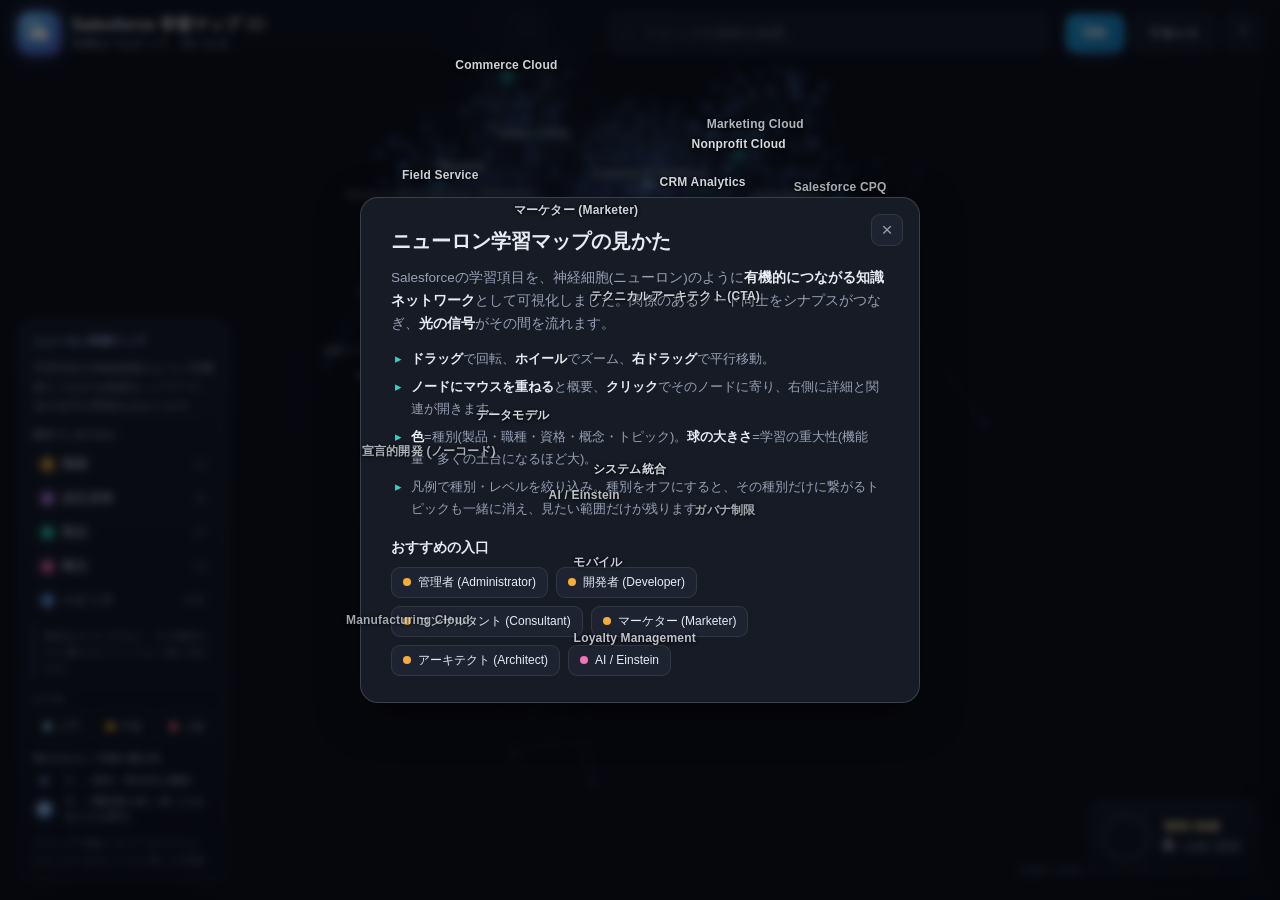
<file: index.html>
<!DOCTYPE html>
<html lang="ja">
<head>
<meta charset="UTF-8">
<meta name="viewport" content="width=device-width, initial-scale=1.0, maximum-scale=1.0, user-scalable=no">
<title>Salesforce 学習マップ 3D — Three.js ナレッジグラフ</title>
<meta name="description" content="Salesforceの学習マップをThree.jsで3D可視化。製品・機能・職種・資格・概念を宇宙のように立体で探索。">
<link rel="icon" href="data:image/svg+xml,%3Csvg xmlns='http://www.w3.org/2000/svg' viewBox='0 0 100 100'%3E%3Ctext y='.9em' font-size='90'%3E%F0%9F%AA%90%3C/text%3E%3C/svg%3E">
<link rel="stylesheet" href="css/style.css">
<style>
  #scene3d{position:absolute;inset:0;overflow:hidden}
  #scene3d canvas{display:block}
  #labels3d{position:absolute;inset:0;pointer-events:none;overflow:hidden}
  .node-label{
    font:600 12px/1.2 -apple-system,BlinkMacSystemFont,"Segoe UI","Hiragino Sans","Noto Sans JP",sans-serif;
    color:rgba(231,236,243,0.92);text-shadow:0 1px 4px rgba(0,0,0,0.9),0 0 2px rgba(0,0,0,0.9);
    white-space:nowrap;pointer-events:none;letter-spacing:.2px;
    padding:0 2px;transition:opacity .2s;
  }

  /* ===== ニューロンマップ UI 洗練(ダーク専用) ===== */
  body{background:#080a12}
  #topbar{background:linear-gradient(180deg,rgba(12,15,24,0.82),rgba(12,15,24,0.32) 70%,transparent);border-bottom:none;backdrop-filter:blur(10px)}
  .brand-mark{background:radial-gradient(circle at 35% 30%,#7fd4ff,#3f7fd6 60%,#7a4fe0);box-shadow:0 0 18px rgba(90,150,255,0.55),0 0 4px rgba(150,120,255,0.6)}
  #legend{
    backdrop-filter:blur(18px) saturate(1.25);
    background:linear-gradient(180deg,rgba(20,25,38,0.86),rgba(11,14,23,0.80));
    border:1px solid rgba(255,255,255,0.08);
    box-shadow:0 24px 70px -24px rgba(0,0,0,0.8),inset 0 1px 0 rgba(255,255,255,0.06);
    border-radius:16px;
  }
  .legend-title{
    font-weight:800;letter-spacing:.2px;
    background:linear-gradient(90deg,#93d4ff,#c6a8ff);-webkit-background-clip:text;background-clip:text;color:transparent;
  }
  .legend-lead{font-size:11.5px;line-height:1.65;color:rgba(196,206,226,0.7);margin:6px 0 2px}
  .legend-note{font-size:10.5px;line-height:1.55;color:rgba(158,172,198,0.68);margin:8px 0 2px;padding:4px 0 4px 9px;border-left:2px solid rgba(120,150,230,0.4)}
  .legend-sub{color:rgba(150,164,190,0.78);letter-spacing:.4px}
  .type-chip,.lvl-chip{transition:transform .12s ease,background .15s,opacity .15s}
  .type-chip:hover,.lvl-chip:hover{transform:translateY(-1px)}
  .type-chip.off,.lvl-chip.off{opacity:0.34}
  .pill,.icon-btn{transition:transform .12s ease,background .15s,color .15s}
  .pill:hover,.icon-btn:hover{transform:translateY(-1px)}
  .pill.active{box-shadow:0 0 0 1px rgba(120,180,255,0.4),0 6px 18px -8px rgba(80,150,255,0.6)}
  #panel{
    backdrop-filter:blur(20px) saturate(1.2);
    background:linear-gradient(180deg,rgba(18,22,34,0.94),rgba(10,13,21,0.92));
    border-left:1px solid rgba(255,255,255,0.08);
    box-shadow:-30px 0 80px -30px rgba(0,0,0,0.85);
  }
  #tooltip{backdrop-filter:blur(12px);background:rgba(14,18,28,0.9);border:1px solid rgba(255,255,255,0.09);box-shadow:0 14px 40px -14px rgba(0,0,0,0.8)}
  #stats{color:rgba(150,164,190,0.6);letter-spacing:.3px}
  .ll-size{width:22px;flex:none;display:flex;align-items:center;justify-content:center}
  .ll-size::before{content:"";border-radius:50%;background:radial-gradient(circle at 35% 30%,#bfe0ff,#4f8fe0);box-shadow:0 0 8px rgba(96,165,250,.7)}
  .ll-size.s::before{width:6px;height:6px}
  .ll-size.l::before{width:15px;height:15px}

  /* Progress HUD (習得の軌跡) */
  #hud{position:absolute;right:22px;bottom:26px;display:flex;align-items:center;gap:12px;padding:10px 16px 10px 10px;
    border-radius:16px;background:linear-gradient(180deg,rgba(20,25,38,0.82),rgba(11,14,23,0.78));
    border:1px solid rgba(255,255,255,0.08);backdrop-filter:blur(16px);
    box-shadow:0 18px 50px -20px rgba(0,0,0,0.8),inset 0 1px 0 rgba(255,255,255,0.05);z-index:20}
  #hud .hud-svg{width:52px;height:52px;flex:none;filter:drop-shadow(0 0 6px rgba(255,214,102,0.35))}
  #hud .hud-bg{fill:none;stroke:rgba(255,255,255,0.09);stroke-width:5}
  #hud .hud-fg{fill:none;stroke:#ffd666;stroke-width:5;stroke-linecap:round;transition:stroke-dashoffset .7s cubic-bezier(.22,1,.36,1)}
  #hud .hud-title{font-size:11px;font-weight:700;letter-spacing:.4px;color:#ffe6a3}
  #hud .hud-count{font-size:12.5px;color:var(--text-dim);margin-top:2px}
  #hud .hud-count #hud-num{font-size:17px;font-weight:800;color:#fff;letter-spacing:.3px}
  @media(max-width:640px){#hud{right:12px;bottom:14px;transform:scale(.9);transform-origin:bottom right}}

  /* Depth meter (深度) */
  .p-depth{margin:14px 0 4px;padding:12px 14px;border-radius:12px;background:rgba(124,92,246,0.08);border:1px solid rgba(124,92,246,0.22)}
  .p-depth-top{display:flex;align-items:baseline;justify-content:space-between;margin-bottom:8px}
  .p-depth-label{font-size:11px;font-weight:700;letter-spacing:.6px;color:#b9a8ff}
  .p-depth-tier{font-size:13px;font-weight:800;color:#dcd2ff}
  .depth-track{display:flex;gap:5px}
  .depth-track .dseg{flex:1;height:7px;border-radius:4px;background:rgba(255,255,255,0.08)}
  .depth-track .dseg.on:nth-child(1){background:#dff3ff}
  .depth-track .dseg.on:nth-child(2){background:#9ec9ff}
  .depth-track .dseg.on:nth-child(3){background:#7d8dfd}
  .depth-track .dseg.on:nth-child(4){background:#7c5cf6}
  .depth-track .dseg.on:nth-child(5){background:#6d28d9}
  .p-depth-desc{margin-top:8px;font-size:11px;line-height:1.55;color:var(--text-dim)}

  /* Mastery button (習得の灯) */
  .p-actions{margin:12px 0 2px}
  .btn-learn{width:100%;padding:11px 14px;border-radius:12px;border:1px solid rgba(255,214,102,0.4);
    background:linear-gradient(180deg,rgba(255,214,102,0.14),rgba(255,214,102,0.06));color:#ffe6a3;
    font-size:13px;font-weight:700;cursor:pointer;transition:transform .15s cubic-bezier(.22,1,.36,1),box-shadow .2s,background .2s}
  .btn-learn:hover{transform:translateY(-1px);box-shadow:0 10px 26px -12px rgba(255,214,102,0.6)}
  .btn-learn.is-learned{background:linear-gradient(180deg,rgba(255,214,102,0.28),rgba(255,196,60,0.18));color:#fff;border-color:rgba(255,214,102,0.7);box-shadow:0 0 0 1px rgba(255,214,102,0.35),0 0 22px -6px rgba(255,214,102,0.6)}
</style>
</head>
<body>
<div id="app">
  <header id="topbar">
    <div class="brand">
      <span class="brand-mark">☁︎</span>
      <div class="brand-text">
        <h1>Salesforce 学習マップ <span style="opacity:.6;font-weight:600">3D</span></h1>
        <p>知識はつながって、光になる。</p>
      </div>
    </div>
    <div class="search-wrap">
      <svg class="search-icon" viewBox="0 0 24 24" width="16" height="16"><path fill="currentColor" d="M15.5 14h-.79l-.28-.27a6.5 6.5 0 1 0-.7.7l.27.28v.79l5 4.99L20.49 19zm-6 0A4.5 4.5 0 1 1 14 9.5 4.5 4.5 0 0 1 9.5 14"/></svg>
      <input id="search" type="text" placeholder="トピックや資格を検索…" autocomplete="off">
      <button id="search-clear" title="クリア" aria-label="クリア">×</button>
    </div>
    <div class="top-actions">
      <button id="btn-rotate" class="pill active" title="自動回転">回転</button>
      <button id="btn-reset" class="pill" title="ビューをリセット">リセット</button>
      <button id="btn-help" class="icon-btn" title="使い方">?</button>
    </div>
  </header>

  <aside id="legend">
    <div class="legend-title">ニューロン学習マップ</div>
    <p class="legend-lead">学習項目が神経細胞のように有機的につながる知識ネットワーク。光の信号が関係を伝わります。</p>
    <div class="legend-sub">種別でしぼり込む</div>
    <div id="legend-types"></div>
    <div class="legend-note">種別をオフにすると、その種別だけに繋がるトピックも一緒に消えます。</div>
    <div class="legend-sub">レベル</div>
    <div id="legend-levels" class="lvl-row">
      <button class="lvl-chip" data-level="beginner"><i class="lvl-dot b"></i>入門</button>
      <button class="lvl-chip" data-level="intermediate"><i class="lvl-dot i"></i>中級</button>
      <button class="lvl-chip" data-level="advanced"><i class="lvl-dot a"></i>上級</button>
    </div>
    <div class="legend-sub">球の大きさ = 学習の重大性</div>
    <div class="link-legend">
      <div class="ll-row"><span class="ll-size s"></span>小 … 個別・限定的な機能</div>
      <div class="ll-row"><span class="ll-size l"></span>大 … 機能量が多い/多くの土台になる要点</div>
    </div>
    <div class="legend-hint">ドラッグ=回転 / ホイール=ズーム<br>クリック=そのノードに寄って詳細</div>
  </aside>

  <div id="scene3d"></div>
  <div id="labels3d"></div>
  <div id="tooltip" class="hidden"></div>
  <div id="stats"></div>

  <div id="hud" title="学んだトピックに灯をともすと、あなたの知識ネットワークが広がります">
    <svg viewBox="0 0 60 60" class="hud-svg" aria-hidden="true">
      <circle cx="30" cy="30" r="26" class="hud-bg"></circle>
      <circle id="hud-ring" cx="30" cy="30" r="26" class="hud-fg" transform="rotate(-90 30 30)"></circle>
    </svg>
    <div class="hud-text">
      <div class="hud-title">習得の軌跡</div>
      <div class="hud-count"><span id="hud-num">0</span> <span id="hud-den">/ 0 習得</span></div>
    </div>
  </div>

  <section id="panel" class="hidden" aria-live="polite">
    <button id="panel-close" aria-label="閉じる">×</button>
    <div id="panel-content"></div>
  </section>

  <div id="help-modal" class="modal hidden">
    <div class="modal-box">
      <button id="help-close" class="modal-close" aria-label="閉じる">×</button>
      <h2>ニューロン学習マップの見かた</h2>
      <p>Salesforceの学習項目を、神経細胞(ニューロン)のように<b>有機的につながる知識ネットワーク</b>として可視化しました。関係のあるノード同士をシナプスがつなぎ、<b>光の信号</b>がその間を流れます。</p>
      <ul>
        <li><b>ドラッグ</b>で回転、<b>ホイール</b>でズーム、<b>右ドラッグ</b>で平行移動。</li>
        <li><b>ノードにマウスを重ねる</b>と概要、<b>クリック</b>でそのノードに寄り、右側に詳細と関連が開きます。</li>
        <li><b>色</b>=種別(製品・職種・資格・概念・トピック)。<b>球の大きさ</b>=学習の重大性(機能量・多くの土台になるほど大)。</li>
        <li>凡例で種別・レベルを絞り込み。種別をオフにすると、その種別だけに繋がるトピックも一緒に消え、見たい範囲だけが残ります。</li>
      </ul>
      <h3>おすすめの入口</h3>
      <div id="help-entrypoints"></div>
    </div>
  </div>
</div>

<script src="data/anchors.js"></script>
<script src="data/topics.js"></script>
<script src="js/sfmap-core.js"></script>
<script src="js/vendor/three.min.js"></script>
<script src="js/vendor/CopyShader.js"></script>
<script src="js/vendor/LuminosityHighPassShader.js"></script>
<script src="js/vendor/EffectComposer.js"></script>
<script src="js/vendor/RenderPass.js"></script>
<script src="js/vendor/ShaderPass.js"></script>
<script src="js/vendor/MaskPass.js"></script>
<script src="js/vendor/UnrealBloomPass.js"></script>
<script src="js/vendor/OrbitControls.js"></script>
<script src="js/vendor/CSS2DRenderer.js"></script>
<script src="js/app3d.js"></script>
</body>
</html>
</file>
<file: css/style.css>
/* ============================================================
   Salesforce 学習マップ — スタイル
   モダン / 洗練 / ダーク基調(Obsidian風) + ライトモード対応
   ============================================================ */
:root{
  --bg: #0b0e14;
  --bg-grad-1: #0d1119;
  --bg-grad-2: #090b10;
  --surface: rgba(22,27,38,0.72);
  --surface-solid: #161b26;
  --surface-2: rgba(30,37,52,0.9);
  --border: rgba(255,255,255,0.09);
  --border-strong: rgba(255,255,255,0.16);
  --text: #e7ecf3;
  --text-dim: #97a2b6;
  --text-faint: #626d80;
  --accent: #2dd4bf;
  --shadow: 0 12px 40px rgba(0,0,0,0.5);
  --radius: 14px;
  /* type colors */
  --c-product: #2dd4bf;
  --c-role: #fbbf24;
  --c-cert: #c084fc;
  --c-concept: #34d399;
  --c-topic: #60a5fa;
  --font: -apple-system, BlinkMacSystemFont, "Segoe UI", "Hiragino Sans", "Noto Sans JP", Meiryo, sans-serif;
}
:root[data-theme="light"]{
  --bg: #f4f6fb;
  --bg-grad-1: #eef1f8;
  --bg-grad-2: #f7f9fd;
  --surface: rgba(255,255,255,0.86);
  --surface-solid: #ffffff;
  --surface-2: rgba(255,255,255,0.95);
  --border: rgba(15,23,42,0.10);
  --border-strong: rgba(15,23,42,0.18);
  --text: #1a2233;
  --text-dim: #5a6579;
  --text-faint: #8a93a5;
  --shadow: 0 12px 40px rgba(30,45,80,0.14);
}
*{box-sizing:border-box;margin:0;padding:0}
html,body{height:100%;overflow:hidden}
body{
  font-family:var(--font);
  color:var(--text);
  background:
    radial-gradient(1200px 700px at 78% -10%, rgba(45,212,191,0.10), transparent 60%),
    radial-gradient(900px 600px at 12% 110%, rgba(96,165,250,0.10), transparent 55%),
    linear-gradient(160deg, var(--bg-grad-1), var(--bg-grad-2));
  -webkit-font-smoothing:antialiased;
}
#app{position:fixed;inset:0}

/* ===== Canvas ===== */
#graph{position:absolute;inset:0;width:100%;height:100%;display:block;cursor:grab;touch-action:none}
#graph.grabbing{cursor:grabbing}

/* ===== Top bar ===== */
#topbar{
  position:absolute;top:0;left:0;right:0;z-index:20;
  display:flex;align-items:center;gap:18px;
  padding:12px 18px;
  background:linear-gradient(180deg, rgba(9,11,16,0.82), rgba(9,11,16,0.0));
  backdrop-filter:blur(6px);
  pointer-events:none;
}
:root[data-theme="light"] #topbar{background:linear-gradient(180deg, rgba(244,246,251,0.9), rgba(244,246,251,0));}
#topbar > *{pointer-events:auto}
.brand{display:flex;align-items:center;gap:12px;min-width:0}
.brand-mark{
  width:42px;height:42px;flex:none;display:grid;place-items:center;
  font-size:22px;border-radius:12px;
  background:linear-gradient(135deg,#1a9bd7,#0d7fbf);
  color:#fff;box-shadow:0 6px 18px rgba(13,127,191,0.45);
}
.brand-text h1{font-size:16px;font-weight:700;letter-spacing:.2px;line-height:1.2}
.brand-text p{font-size:11.5px;color:var(--text-dim);margin-top:2px}
@media(max-width:760px){.brand-text{display:none}}

.search-wrap{
  position:relative;flex:1;max-width:440px;margin-left:auto;display:flex;align-items:center;
}
.search-icon{position:absolute;left:12px;color:var(--text-faint);pointer-events:none}
#search{
  width:100%;height:40px;padding:0 34px 0 36px;
  background:var(--surface);border:1px solid var(--border);border-radius:11px;
  color:var(--text);font-size:13.5px;font-family:inherit;outline:none;
  backdrop-filter:blur(12px);transition:border-color .15s, box-shadow .15s;
}
#search::placeholder{color:var(--text-faint)}
#search:focus{border-color:var(--accent);box-shadow:0 0 0 3px rgba(45,212,191,0.16)}
#search-clear{
  position:absolute;right:8px;width:22px;height:22px;border:none;border-radius:6px;
  background:transparent;color:var(--text-faint);font-size:17px;cursor:pointer;display:none;
}
#search-clear:hover{background:var(--border);color:var(--text)}
.search-wrap.has-text #search-clear{display:block}

.top-actions{display:flex;align-items:center;gap:8px}
.view-toggle{display:flex;background:var(--surface);border:1px solid var(--border);border-radius:10px;overflow:hidden;backdrop-filter:blur(12px)}
.view-toggle a{padding:0 14px;height:38px;display:flex;align-items:center;font-size:12.5px;font-weight:700;color:var(--text-dim);text-decoration:none;transition:.15s}
.view-toggle a.active{background:linear-gradient(135deg,#1a9bd7,#0d7fbf);color:#fff}
.view-toggle a:not(.active):hover{color:var(--text);background:var(--border)}
.pill{
  height:38px;padding:0 15px;border-radius:10px;font-size:12.5px;font-weight:600;
  background:var(--surface);border:1px solid var(--border);color:var(--text);
  cursor:pointer;backdrop-filter:blur(12px);transition:.15s;white-space:nowrap;
}
.pill:hover{border-color:var(--border-strong);background:var(--surface-2)}
.pill.active{background:linear-gradient(135deg,#1a9bd7,#0d7fbf);border-color:transparent;color:#fff}
.icon-btn{
  width:38px;height:38px;border-radius:10px;font-size:16px;
  background:var(--surface);border:1px solid var(--border);color:var(--text-dim);
  cursor:pointer;backdrop-filter:blur(12px);transition:.15s;
}
.icon-btn:hover{border-color:var(--border-strong);color:var(--text)}
@media(max-width:620px){.pill{display:none}.search-wrap{max-width:none}}

/* ===== Legend ===== */
#legend{
  position:absolute;left:18px;bottom:18px;z-index:15;width:212px;
  padding:14px 14px 12px;border-radius:var(--radius);
  background:var(--surface);border:1px solid var(--border);
  backdrop-filter:blur(16px);box-shadow:var(--shadow);
}
.legend-title{font-size:11px;font-weight:700;letter-spacing:.6px;text-transform:uppercase;color:var(--text-dim);margin-bottom:10px}
.legend-sub{font-size:10px;font-weight:600;letter-spacing:.5px;color:var(--text-faint);margin:12px 0 7px;text-transform:uppercase}
.group-select{width:100%;height:34px;padding:0 8px;background:var(--surface-2);border:1px solid var(--border);border-radius:9px;color:var(--text);font-size:12.5px;font-family:inherit;cursor:pointer;outline:none;transition:border-color .15s}
.group-select:hover{border-color:var(--border-strong)}
.group-select:focus{border-color:var(--accent)}
.type-chip{
  display:flex;align-items:center;gap:9px;width:100%;
  padding:6px 8px;margin-bottom:3px;border-radius:9px;border:1px solid transparent;
  background:transparent;color:var(--text);font-size:12.5px;font-family:inherit;
  cursor:pointer;transition:.13s;text-align:left;
}
.type-chip:hover{background:var(--border)}
.type-chip.off{opacity:.38}
.type-chip .dot{width:11px;height:11px;border-radius:50%;flex:none;box-shadow:0 0 8px currentColor}
.type-chip .count{margin-left:auto;font-size:10.5px;color:var(--text-faint);font-variant-numeric:tabular-nums}
.lvl-row{display:flex;gap:6px}
.lvl-chip{
  flex:1;display:flex;align-items:center;justify-content:center;gap:5px;
  padding:5px 4px;border-radius:8px;border:1px solid var(--border);
  background:transparent;color:var(--text-dim);font-size:11px;font-family:inherit;cursor:pointer;transition:.13s;
}
.lvl-chip:hover{border-color:var(--border-strong);color:var(--text)}
.lvl-chip.off{opacity:.34}
.lvl-dot{width:9px;height:9px;border-radius:50%}
.lvl-dot.b{background:#7dd3fc}.lvl-dot.i{background:#fbbf24}.lvl-dot.a{background:#fb7185}
.legend-hint{margin-top:11px;font-size:10.5px;line-height:1.6;color:var(--text-faint)}
@media(max-width:620px){#legend{display:none}}

/* ===== Tooltip ===== */
#tooltip{
  position:absolute;z-index:30;pointer-events:none;max-width:260px;
  padding:9px 12px;border-radius:10px;
  background:var(--surface-2);border:1px solid var(--border-strong);
  backdrop-filter:blur(14px);box-shadow:var(--shadow);
  font-size:12.5px;line-height:1.45;transition:opacity .1s;
}
#tooltip.hidden{opacity:0}
#tooltip .tt-type{font-size:10px;font-weight:700;letter-spacing:.5px;text-transform:uppercase;margin-bottom:3px}
#tooltip .tt-label{font-weight:700;font-size:13.5px;margin-bottom:3px}
#tooltip .tt-sum{color:var(--text-dim);font-size:11.5px}

/* ===== Zoom controls ===== */
#zoom-controls{
  position:absolute;right:18px;bottom:18px;z-index:15;display:flex;flex-direction:column;gap:1px;
  border-radius:11px;overflow:hidden;border:1px solid var(--border);box-shadow:var(--shadow);
}
#zoom-controls button{
  width:38px;height:38px;border:none;background:var(--surface);color:var(--text-dim);
  font-size:17px;cursor:pointer;backdrop-filter:blur(12px);transition:.13s;
}
#zoom-controls button:hover{background:var(--surface-2);color:var(--text)}
#stats{
  position:absolute;right:64px;bottom:22px;z-index:15;font-size:11px;color:var(--text-faint);
  font-variant-numeric:tabular-nums;pointer-events:none;
}
@media(max-width:620px){#stats{display:none}}

/* ===== Detail Panel ===== */
#panel{
  position:absolute;top:0;right:0;bottom:0;z-index:40;width:min(440px,92vw);
  background:var(--surface-solid);border-left:1px solid var(--border-strong);
  box-shadow:-16px 0 50px rgba(0,0,0,0.4);
  transform:translateX(0);transition:transform .3s cubic-bezier(.4,0,.2,1);
  overflow-y:auto;overscroll-behavior:contain;
}
#panel.hidden{transform:translateX(102%)}
#panel-close{
  position:sticky;top:12px;float:right;margin:12px 12px 0 0;z-index:2;
  width:32px;height:32px;border:none;border-radius:9px;
  background:var(--surface-2);border:1px solid var(--border);color:var(--text-dim);
  font-size:19px;cursor:pointer;transition:.13s;
}
#panel-close:hover{color:var(--text);background:var(--border)}
#panel-content{padding:26px 26px 60px}
.p-badges{display:flex;flex-wrap:wrap;gap:7px;margin-bottom:14px}
.p-badge{
  font-size:10.5px;font-weight:700;letter-spacing:.4px;padding:4px 10px;border-radius:20px;
  display:inline-flex;align-items:center;gap:6px;
}
.p-badge .bd{width:8px;height:8px;border-radius:50%}
.p-badge.lvl{background:var(--border);color:var(--text-dim)}
.p-title{font-size:23px;font-weight:800;line-height:1.25;letter-spacing:.2px;margin-bottom:8px}
.p-summary{font-size:14px;color:var(--text-dim);line-height:1.6;margin-bottom:20px;
  padding-bottom:18px;border-bottom:1px solid var(--border)}
.p-body h2{font-size:14px;font-weight:800;margin:20px 0 8px;padding-left:11px;position:relative;letter-spacing:.3px}
.p-body h2::before{content:"";position:absolute;left:0;top:2px;bottom:2px;width:3.5px;border-radius:3px;background:var(--accent)}
.p-body h3{font-size:13px;font-weight:700;margin:16px 0 6px;color:var(--text)}
.p-body p{font-size:13.5px;line-height:1.72;color:var(--text-dim);margin:6px 0}
.p-body ul{margin:6px 0 6px 2px;padding:0;list-style:none}
.p-body li{font-size:13px;line-height:1.65;color:var(--text-dim);padding-left:18px;position:relative;margin:4px 0}
.p-body li::before{content:"";position:absolute;left:4px;top:9px;width:5px;height:5px;border-radius:50%;background:var(--accent);opacity:.75}
.p-body strong{color:var(--text);font-weight:700}
.p-rel{margin-top:26px}
.p-rel-group{margin-bottom:16px}
.p-rel-title{font-size:11px;font-weight:700;letter-spacing:.5px;text-transform:uppercase;color:var(--text-faint);margin-bottom:9px}
.rel-chips{display:flex;flex-wrap:wrap;gap:7px}
.rel-chip{
  display:inline-flex;align-items:center;gap:7px;
  padding:6px 11px;border-radius:9px;font-size:12px;font-weight:500;
  background:var(--surface-2);border:1px solid var(--border);color:var(--text);
  cursor:pointer;transition:.13s;max-width:100%;
}
.rel-chip:hover{border-color:var(--border-strong);transform:translateY(-1px)}
.rel-chip .rc-dot{width:8px;height:8px;border-radius:50%;flex:none}
.rel-chip .rc-label{overflow:hidden;text-overflow:ellipsis;white-space:nowrap}

/* 参考ページ(外部リンク) */
.p-refs{margin-top:24px}
.ref-chips{display:flex;flex-direction:column;gap:7px}
.ref-chip{
  display:flex;align-items:center;gap:10px;padding:9px 12px;border-radius:10px;
  background:var(--surface-2);border:1px solid var(--border);color:var(--text);
  text-decoration:none;font-size:12.5px;transition:.13s;
}
.ref-chip:hover{border-color:var(--accent);transform:translateY(-1px)}
.ref-chip .ref-site{
  font-size:10px;font-weight:800;letter-spacing:.3px;padding:3px 8px;border-radius:6px;flex:none;
  background:rgba(45,212,191,0.16);color:var(--accent);
}
.ref-chip .rc-label{flex:1;color:var(--text-dim);overflow:hidden;text-overflow:ellipsis;white-space:nowrap}
.ref-chip .ref-ext{color:var(--text-faint);font-size:13px;flex:none}

/* リンク種別の凡例 */
.link-legend{display:flex;flex-direction:column;gap:6px;margin-top:2px}
.ll-row{display:flex;align-items:center;gap:9px;font-size:11px;color:var(--text-dim)}
.ll-line{width:24px;height:0;flex:none;position:relative}
.ll-line.contains{border-top:2px solid var(--c-product)}
.ll-line.covers{border-top:1.5px solid var(--c-cert)}
.ll-line.prereq{border-top:2px dashed #c9954a}
.ll-line.rel{border-top:1.5px solid var(--text-faint);opacity:.6}
.ll-size{width:24px;flex:none;display:flex;align-items:center;justify-content:center}
.ll-size::before{content:"";border-radius:50%;background:radial-gradient(circle at 35% 30%,#8fc4ff,#3f7fd6);box-shadow:0 0 6px rgba(96,165,250,.6)}
.ll-size.s::before{width:6px;height:6px}
.ll-size.l::before{width:15px;height:15px}

/* ===== Help Modal ===== */
.modal{position:absolute;inset:0;z-index:60;display:grid;place-items:center;
  background:rgba(6,8,12,0.62);backdrop-filter:blur(4px);padding:20px}
.modal.hidden{display:none}
.modal-box{
  position:relative;width:min(560px,100%);max-height:86vh;overflow-y:auto;
  background:var(--surface-solid);border:1px solid var(--border-strong);border-radius:18px;
  padding:30px 30px 26px;box-shadow:var(--shadow);
}
.modal-close{position:absolute;top:16px;right:16px;width:32px;height:32px;border:none;border-radius:9px;
  background:var(--surface-2);border:1px solid var(--border);color:var(--text-dim);font-size:19px;cursor:pointer}
.modal-close:hover{color:var(--text)}
.modal-box h2{font-size:20px;font-weight:800;margin-bottom:12px}
.modal-box h3{font-size:14px;font-weight:700;margin:20px 0 10px}
.modal-box p{font-size:13.5px;line-height:1.7;color:var(--text-dim);margin-bottom:12px}
.modal-box ul{margin:0 0 8px;padding-left:2px;list-style:none}
.modal-box li{font-size:13px;line-height:1.65;color:var(--text-dim);padding-left:18px;position:relative;margin:7px 0}
.modal-box li::before{content:"▸";position:absolute;left:2px;color:var(--accent)}
.modal-box strong,.modal-box b{color:var(--text);font-weight:700}
#help-entrypoints{display:flex;flex-wrap:wrap;gap:8px}

/* scrollbars */
#panel::-webkit-scrollbar,.modal-box::-webkit-scrollbar{width:10px}
#panel::-webkit-scrollbar-thumb,.modal-box::-webkit-scrollbar-thumb{background:var(--border-strong);border-radius:8px;border:3px solid transparent;background-clip:padding-box}

/* entrance */
@keyframes fadeUp{from{opacity:0;transform:translateY(8px)}to{opacity:1;transform:none}}
#legend,#topbar{animation:fadeUp .5s ease both}
</file>
